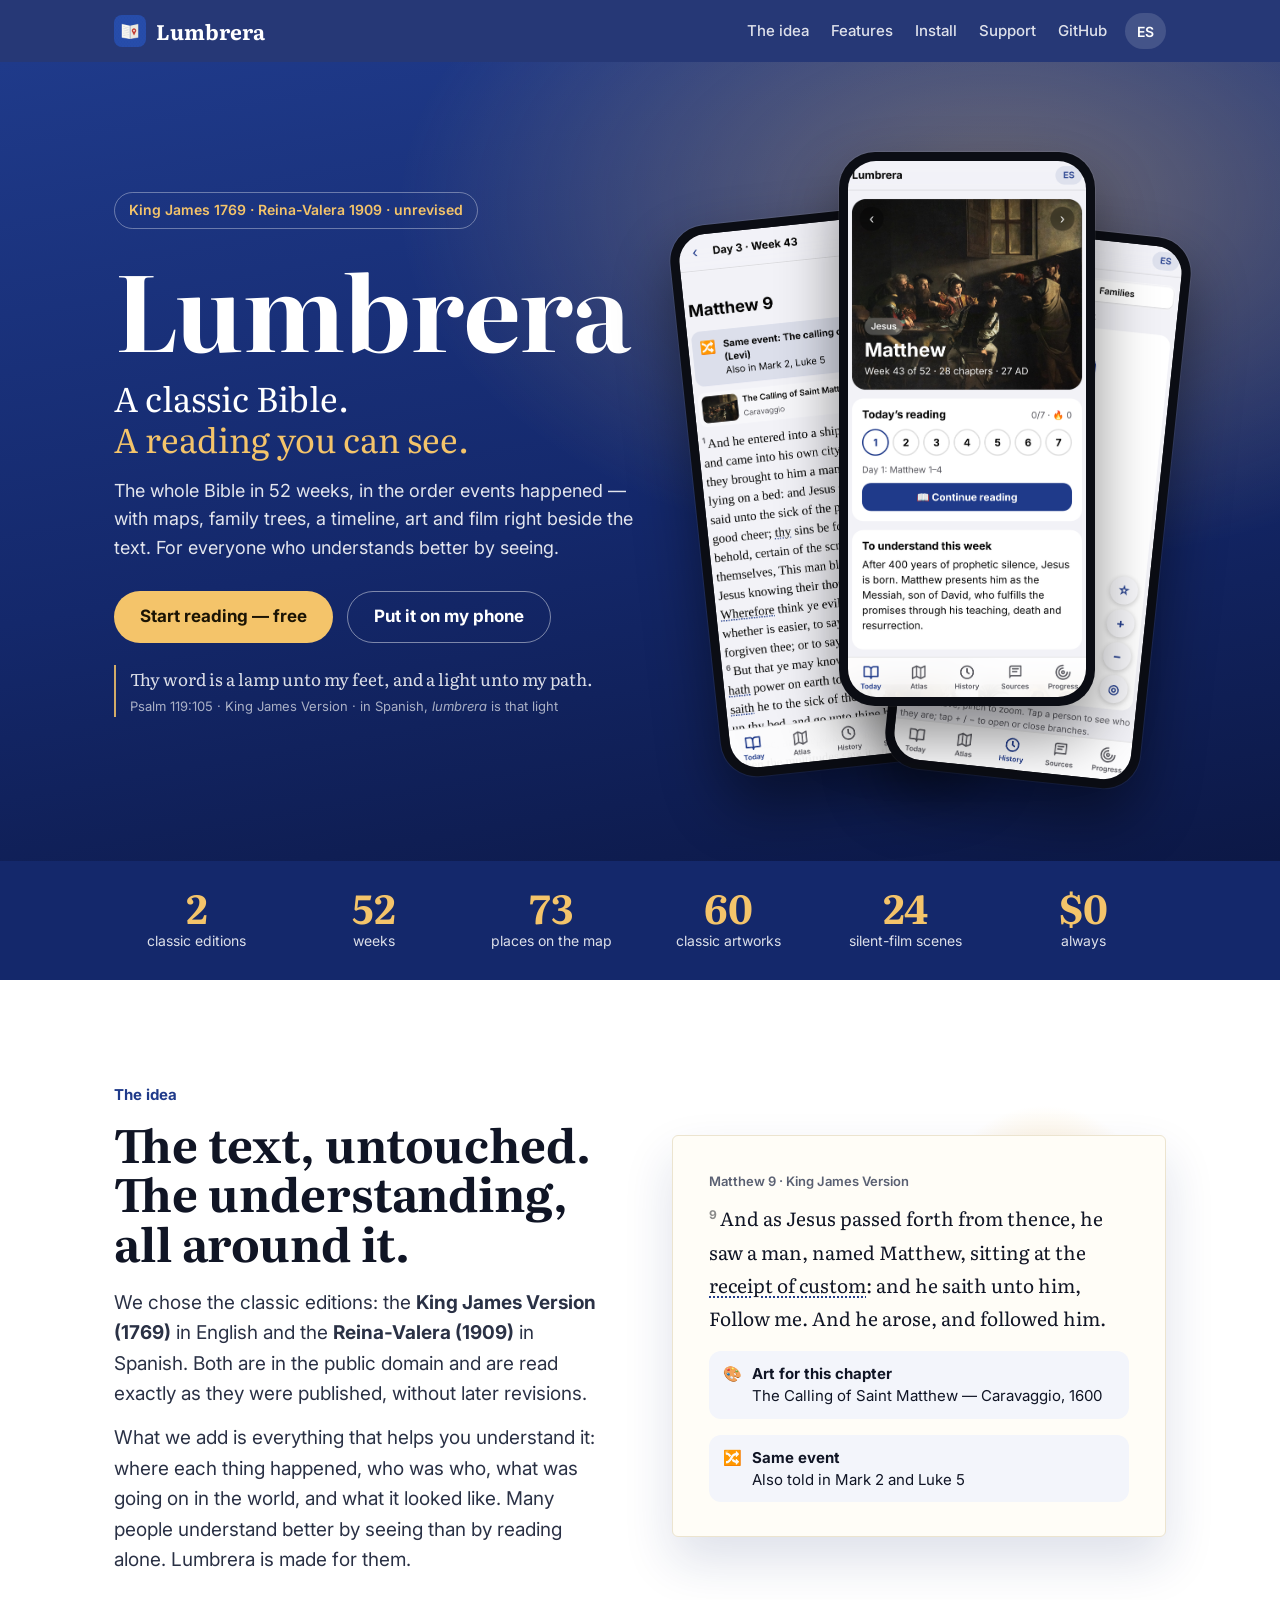
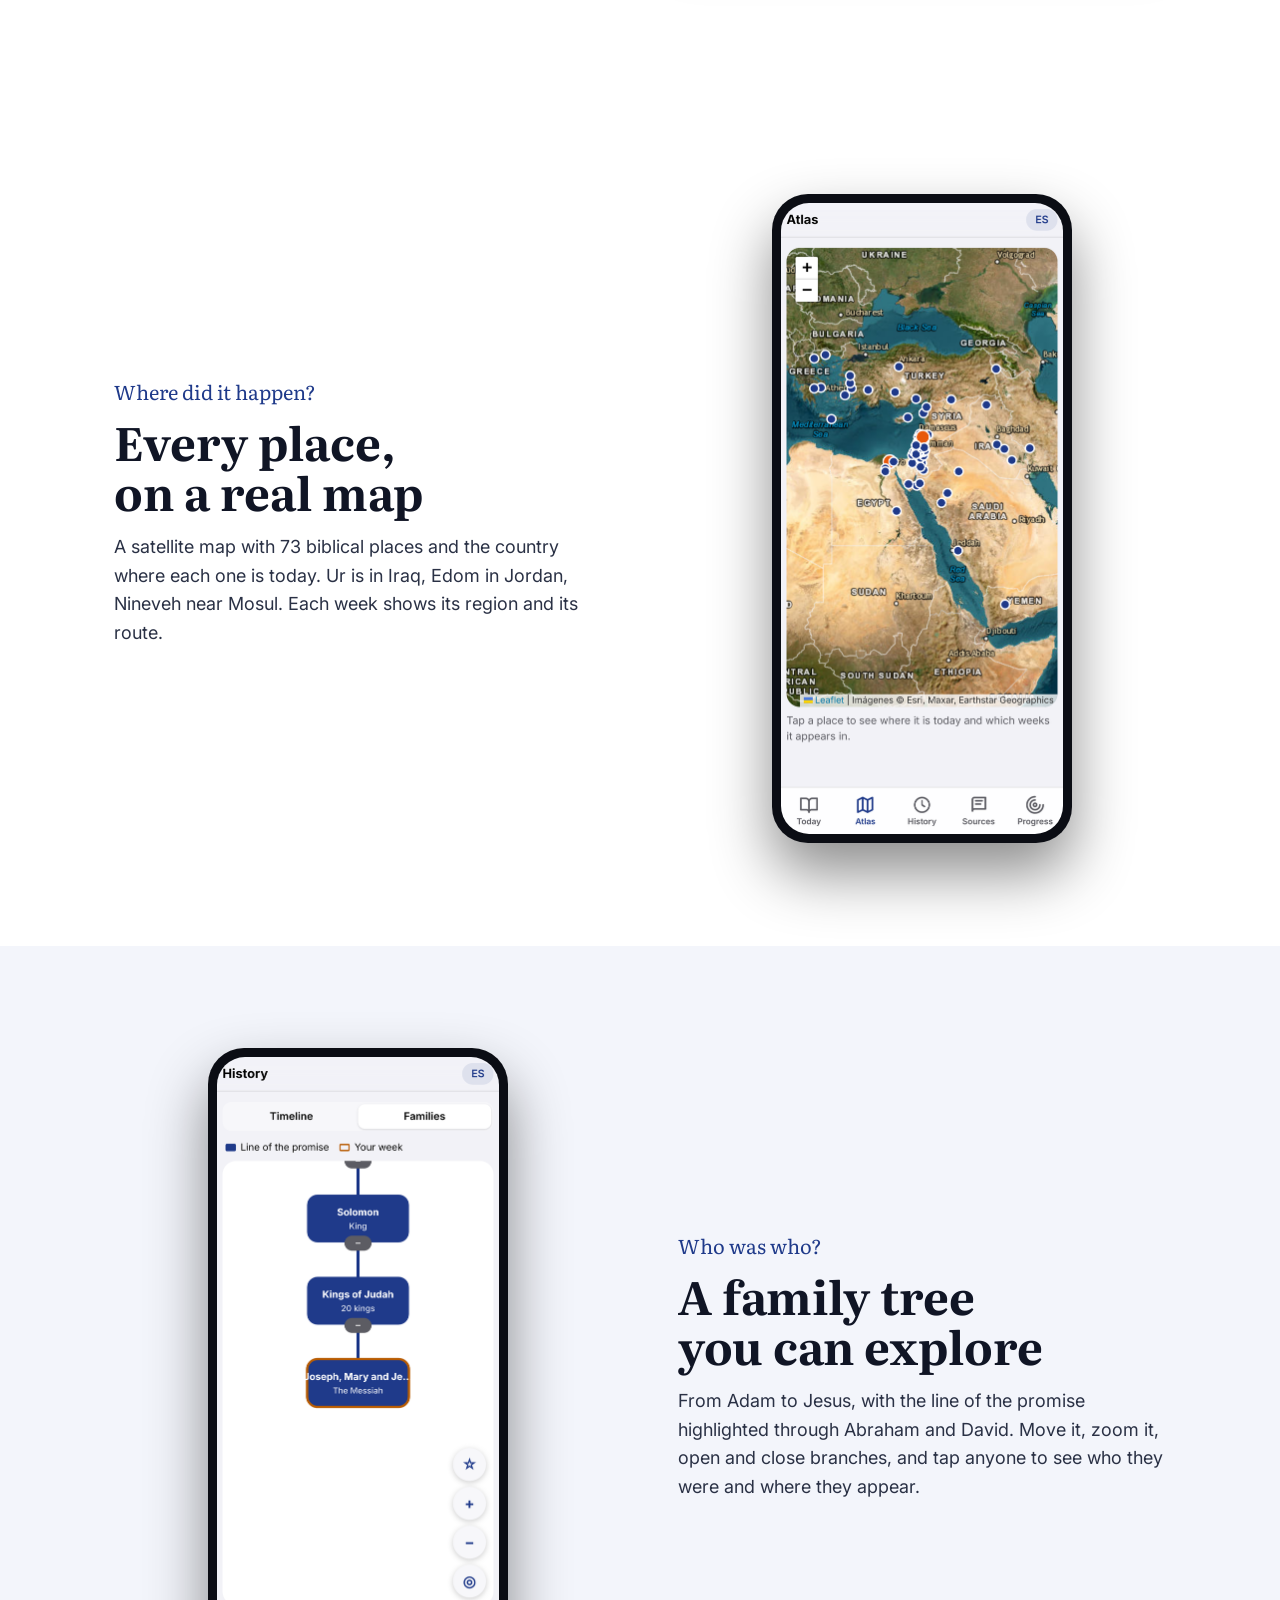
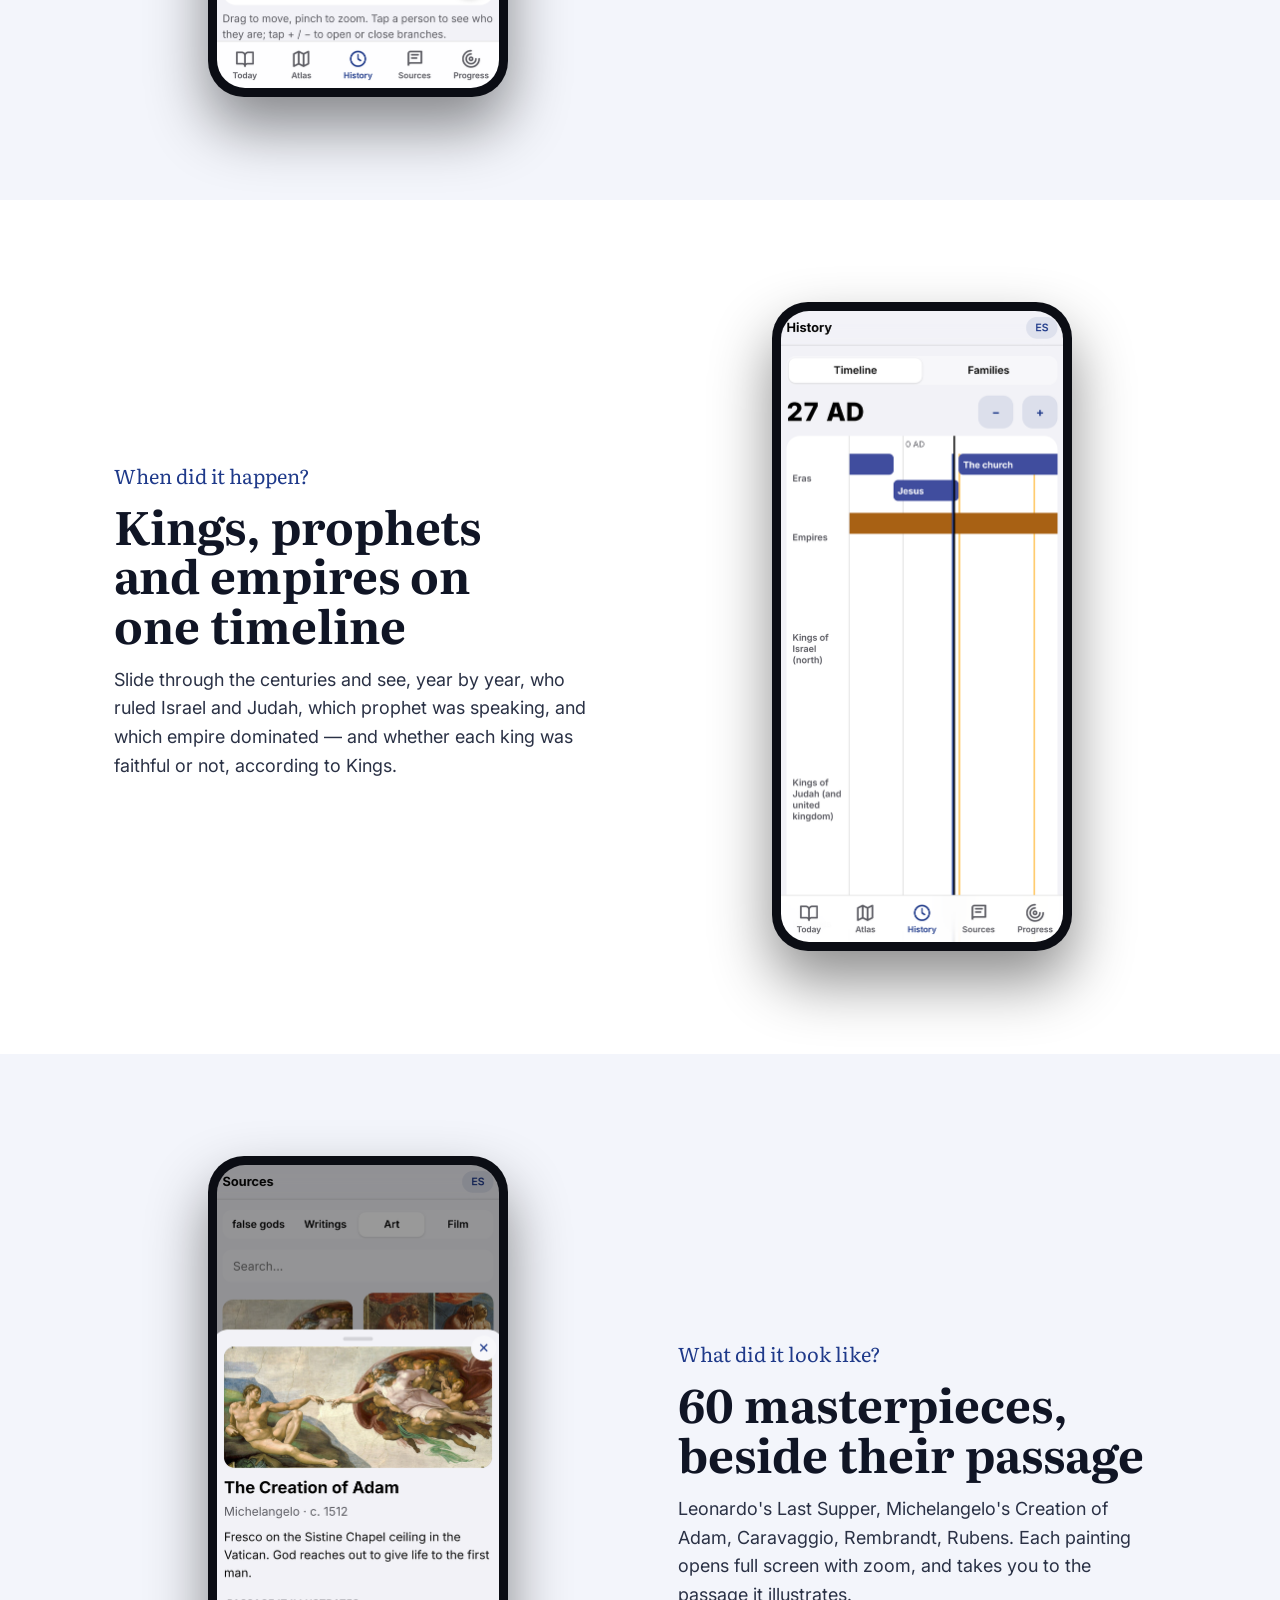
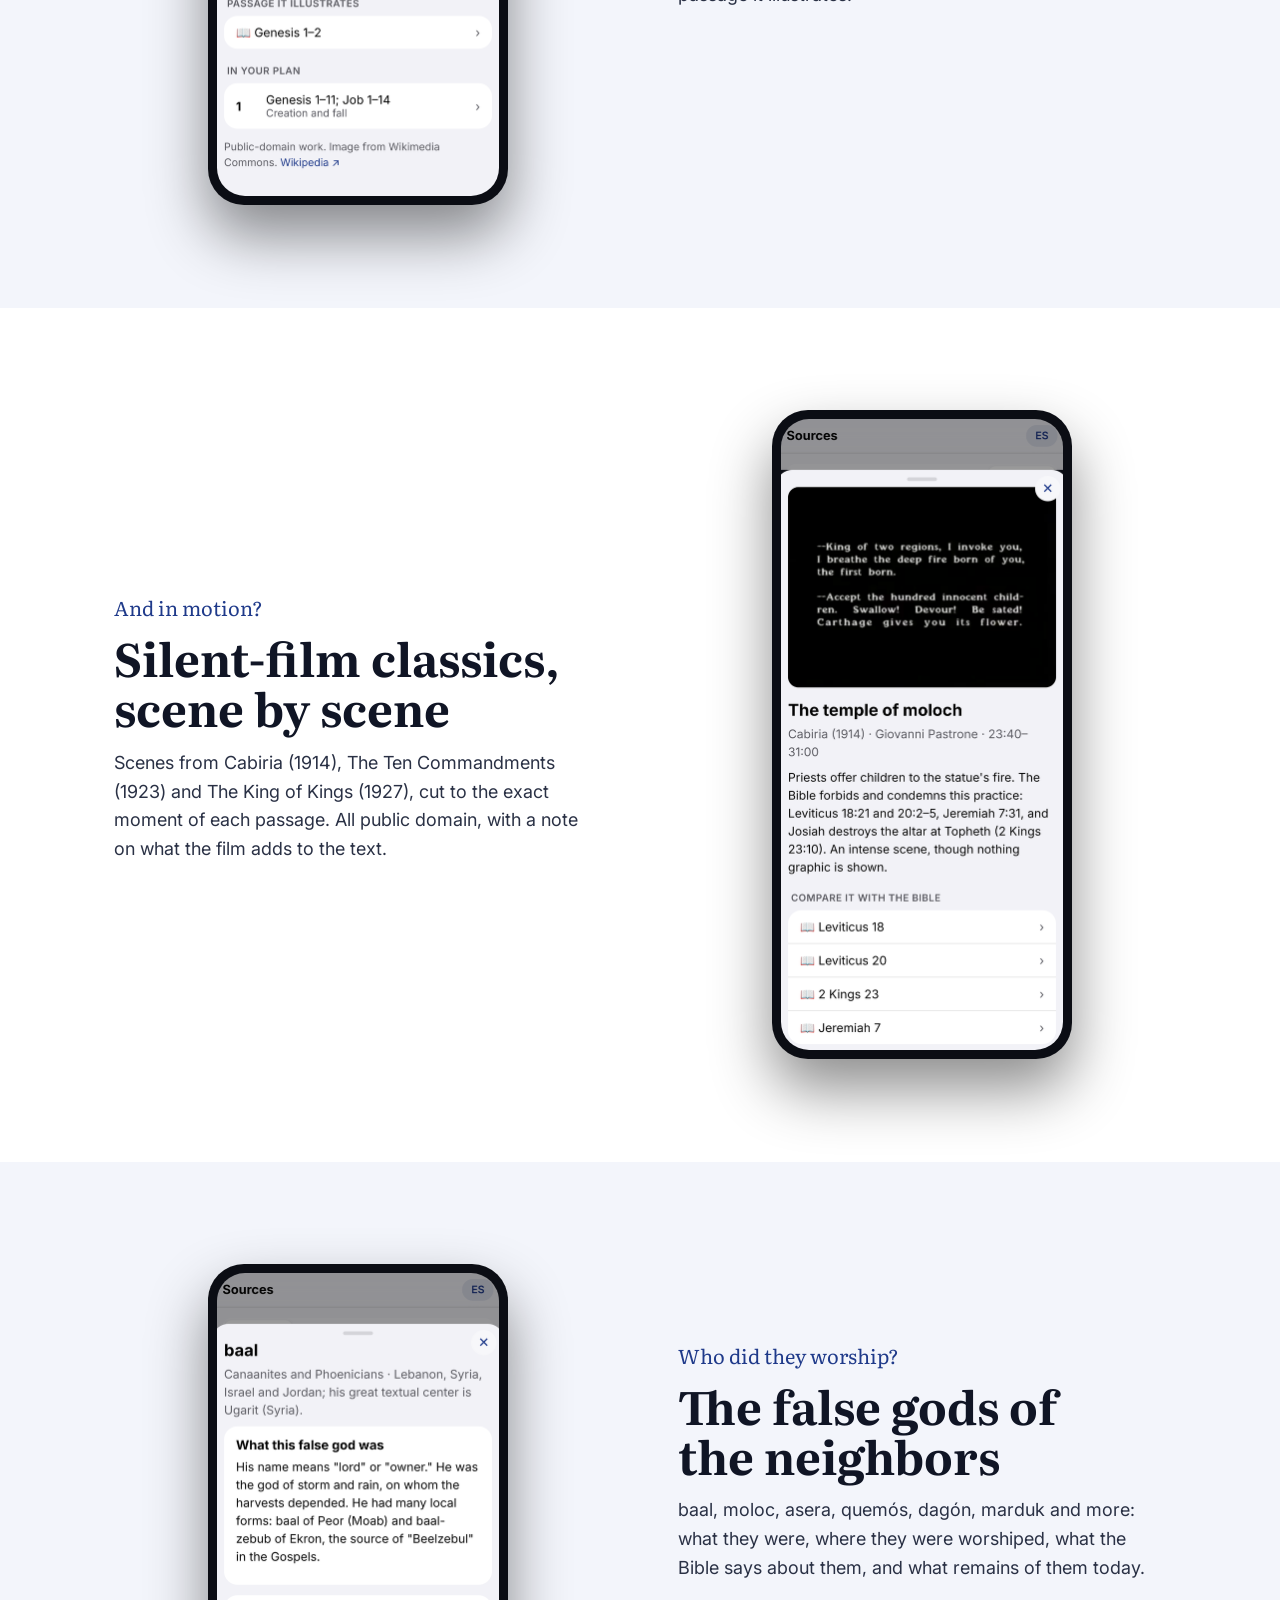
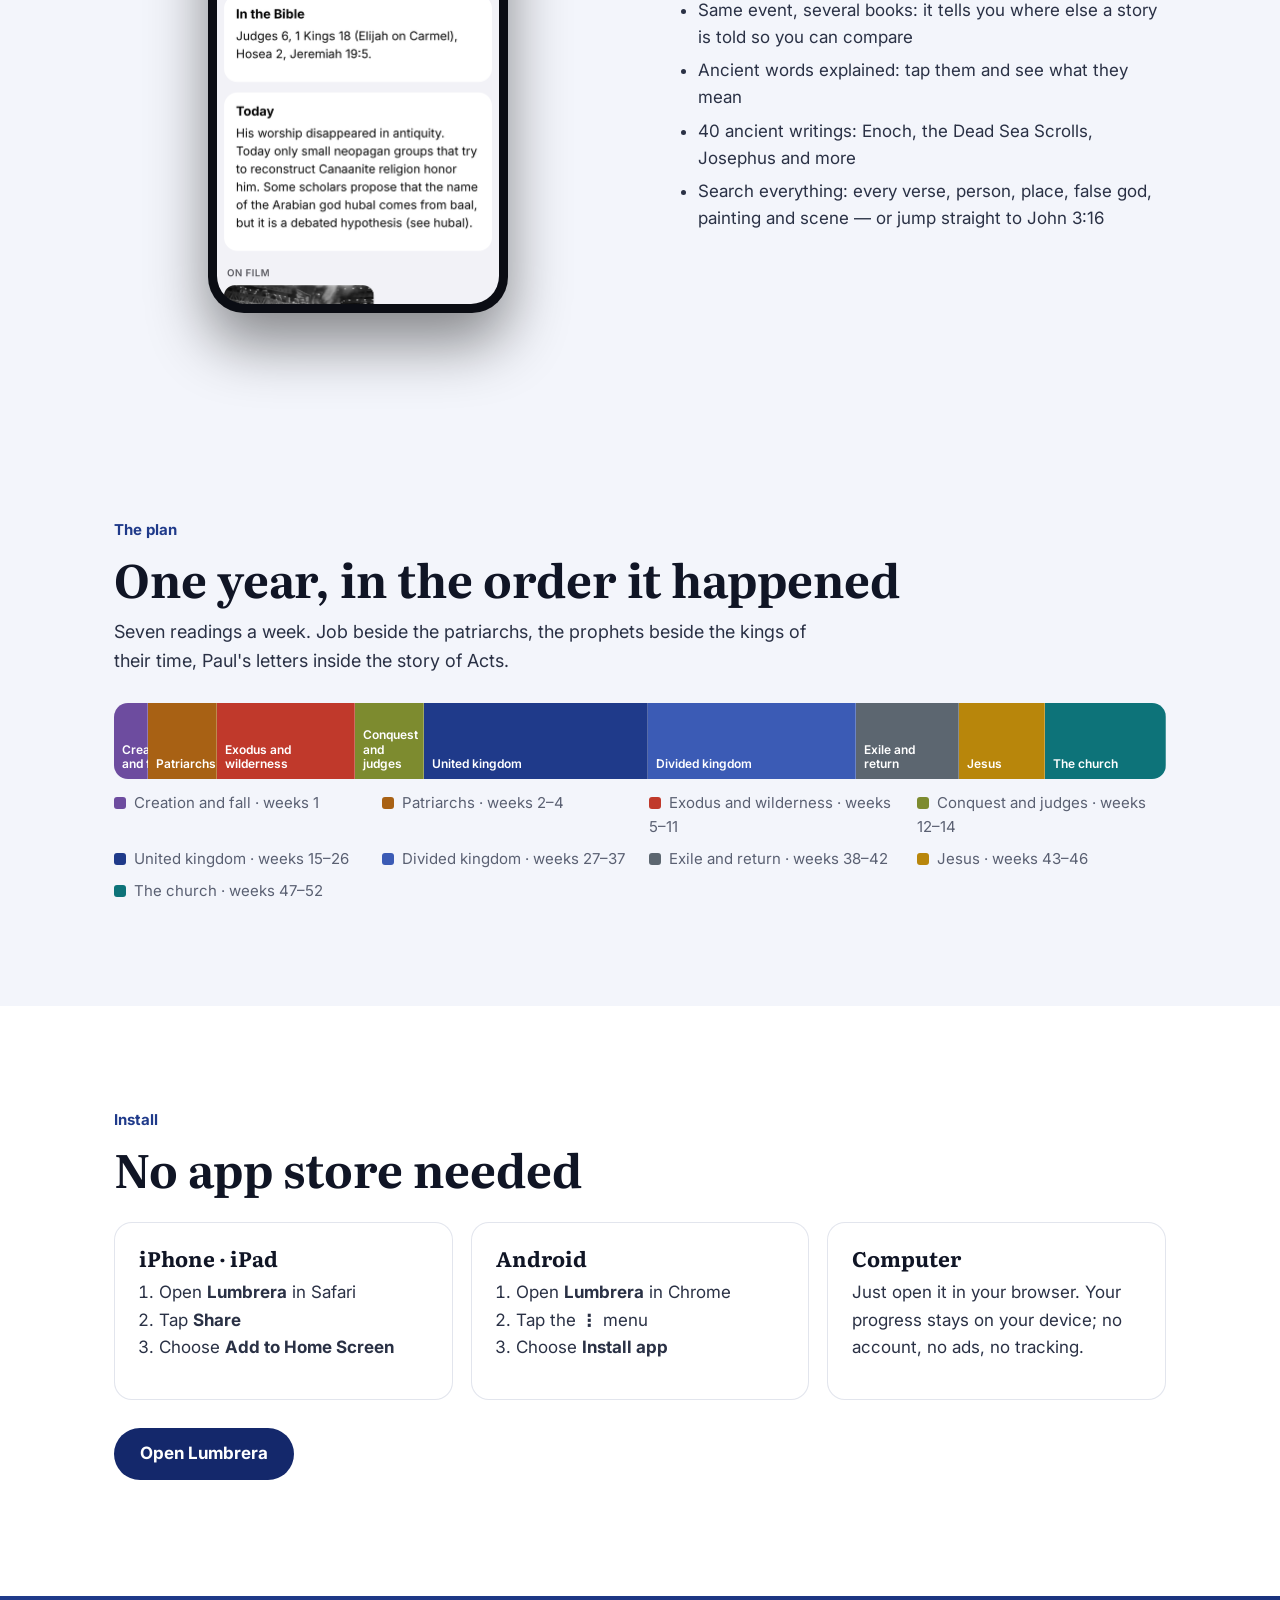
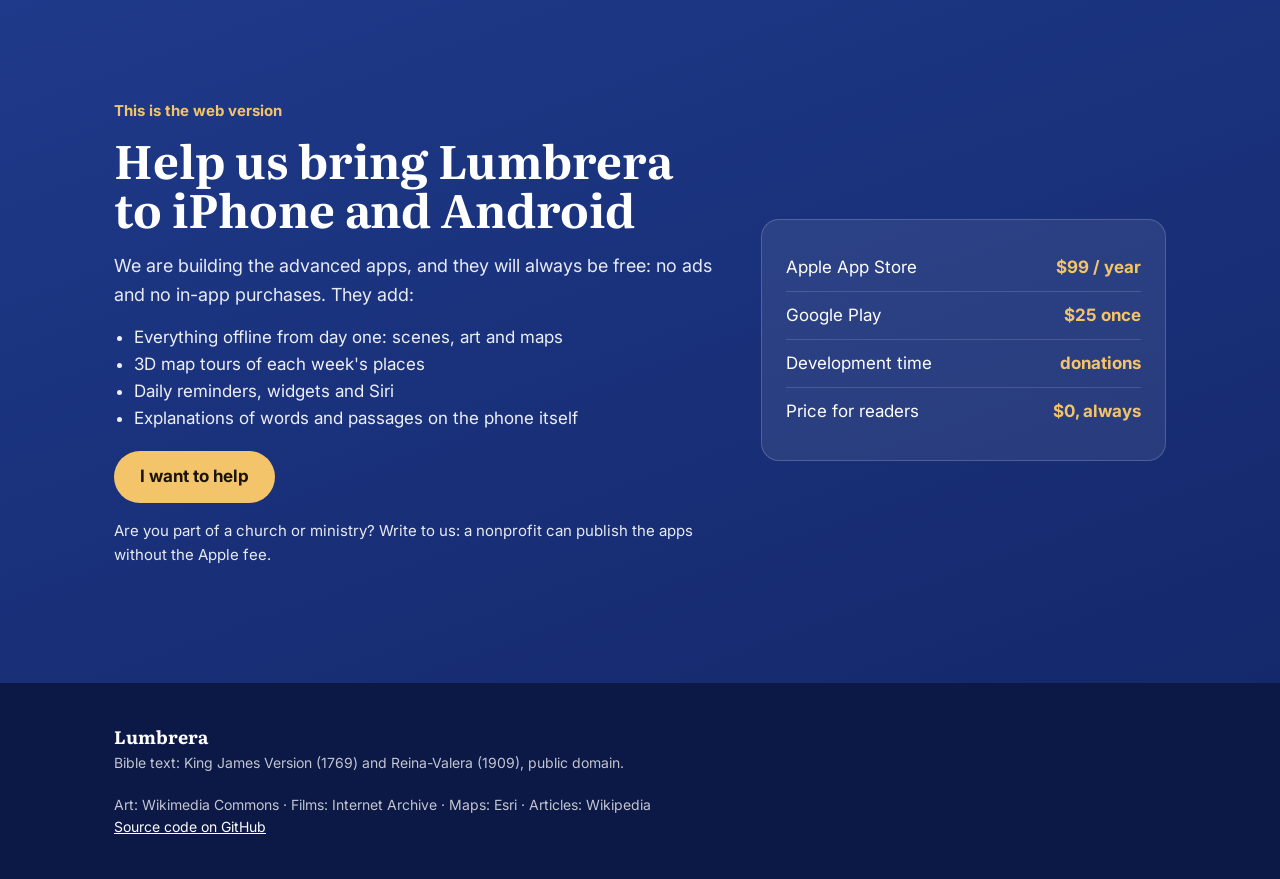
<file: index.html>
<!DOCTYPE html>
<html lang="en">
<head>
<meta charset="utf-8">
<meta name="viewport" content="width=device-width, initial-scale=1">
<title>Lumbrera — a classic Bible, a reading you can see</title>
<meta name="description" content="Lumbrera is the complete King James Bible (1769) and Spanish Reina-Valera (1909), read in 52 weeks in chronological order, with maps, family trees, a timeline, art and film beside the text. Free.">
<meta property="og:title" content="Lumbrera — a Bible you can see">
<meta property="og:description" content="The classic King James and Reina-Valera texts, unrevised, with maps, family trees, a timeline, art and film beside the text. Free, no ads.">
<meta property="og:image" content="https://lumbrera.houseofmoy.us/docs/banner.png">
<meta name="theme-color" content="#14286b">
<link rel="icon" href="app/img/icon-192.png">
<link rel="apple-touch-icon" href="app/img/icon-180.png">
<link rel="preconnect" href="https://fonts.googleapis.com"><link rel="preconnect" href="https://fonts.gstatic.com" crossorigin>
<link href="https://fonts.googleapis.com/css2?family=Literata:opsz,wght@7..72,500;7..72,700&family=Inter:wght@400;500;600;700&display=swap" rel="stylesheet">
<style>
/*
VOICE: reverente, cálido y claro; habla a quien lee la Biblia y aprende viendo.
IDEA: una lámpara sobre el texto — la página clásica al centro y la luz que revela lo que la rodea.
PICTURE: el teléfono abierto en la lectura, con mapa, árbol, arte y cine alrededor como si la luz los descubriera.
COLOUR and TYPE: azul lapislázuli profundo y blanco; un solo acento cálido de luz de lámpara. Literata para títulos y versículos, Inter para lo demás.
LAYOUT: portada a todo ancho; luego "la idea"; filas alternas de función + captura; las eras en una franja; instalar; apoyar.
*/
:root{--lapis:#14286b;--lapis2:#1f3a8a;--ink:#101525;--paper:#ffffff;--soft:#f3f5fb;--muted:#5a6072;--lamp:#f4c46a;--line:rgba(20,40,107,.12)}
*{box-sizing:border-box;min-width:0}
html{scroll-behavior:smooth;scroll-padding-top:70px;overflow-x:clip}
body{margin:0;background:var(--paper);color:var(--ink);font:17px/1.6 Inter,system-ui,-apple-system,Segoe UI,sans-serif;overflow-x:clip}
a{color:inherit}
img{max-width:100%;display:block}
h1,h2,h3{font-family:Literata,Georgia,serif;line-height:1.08;margin:0;text-wrap:balance}
h2{font-size:clamp(30px,4.2vw,46px)}
h3{font-size:24px}
p{margin:0 0 14px}
.wrap{max-width:1180px;margin:0 auto;padding:0 max(5vw,18px)}
.btn{display:inline-flex;align-items:center;gap:10px;min-height:52px;padding:0 26px;border-radius:999px;font-weight:700;text-decoration:none;font-size:17px;transition:transform .15s}
.btn:hover{transform:translateY(-1px)}
.btn.primary{background:var(--lamp);color:#1b1404}
.btn.ghost{border:1.5px solid rgba(255,255,255,.45);color:#fff}
.btn.dark{background:var(--lapis);color:#fff}
.btn:focus-visible,a:focus-visible,button:focus-visible{outline:3px solid var(--lamp);outline-offset:3px}
/* Barra */
nav.top{position:sticky;top:0;z-index:10;background:rgba(20,40,107,.92);backdrop-filter:blur(14px);-webkit-backdrop-filter:blur(14px);color:#fff}
nav.top .wrap{display:flex;align-items:center;gap:18px;height:62px}
nav.top .brand{display:flex;align-items:center;gap:10px;font-family:Literata,serif;font-weight:700;font-size:21px;text-decoration:none}
nav.top .brand img{width:32px;height:32px;border-radius:8px}
nav.top .links{display:flex;gap:22px;margin-left:auto;font-size:15px;font-weight:500}
nav.top .links a{text-decoration:none;opacity:.85}
nav.top .links a:hover{opacity:1}
nav.top button{background:rgba(255,255,255,.14);color:#fff;border:0;border-radius:999px;padding:7px 12px;font:600 14px Inter,sans-serif;cursor:pointer;min-height:36px}
@media(max-width:760px){nav.top .links{display:none}nav.top button{margin-left:auto}}
/* Portada */
.hero{position:relative;background:radial-gradient(1000px 600px at 78% 18%,rgba(244,196,106,.38),transparent 60%),linear-gradient(170deg,var(--lapis2),var(--lapis) 55%,#0c1846);color:#fff;overflow:hidden}
.hero .wrap{display:grid;grid-template-columns:minmax(0,1.05fr) minmax(0,.95fr);gap:40px;align-items:center;padding-top:clamp(40px,7vw,90px);padding-bottom:clamp(40px,7vw,90px)}
.edition{display:inline-block;border:1px solid rgba(255,255,255,.35);border-radius:999px;padding:6px 14px;font-size:14px;font-weight:600;color:var(--lamp);margin-bottom:22px}
.hero h1{font-size:clamp(56px,9vw,104px);letter-spacing:-.01em}
.hero .lead{font-family:Literata,serif;font-size:clamp(24px,3vw,34px);line-height:1.2;margin:14px 0 18px}
.hero .lead em{font-style:normal;color:var(--lamp)}
.hero .sub{font-size:18px;opacity:.88;max-width:34em}
.hero .ctas{display:flex;gap:14px;flex-wrap:wrap;margin:28px 0 22px}
.verse{font-family:Literata,serif;font-size:17px;opacity:.85;border-left:2px solid var(--lamp);padding-left:14px;max-width:30em}
.verse small{display:block;font-family:Inter,sans-serif;font-size:13px;opacity:.75;margin-top:4px}
.stage{position:relative;height:clamp(460px,52vw,620px)}
.phone{position:absolute;width:clamp(200px,20vw,270px);aspect-ratio:390/844;border-radius:36px;background:#0b0d14;padding:9px;box-shadow:0 30px 60px rgba(0,0,0,.45),0 0 0 1px rgba(255,255,255,.08)}
.phone img{width:100%;height:100%;object-fit:cover;object-position:top;border-radius:28px}
.phone.a{left:2%;top:10%;transform:rotate(-6deg)}
.phone.b{left:32%;top:0;z-index:2}
.phone.c{right:0;top:12%;transform:rotate(6deg)}
@media(max-width:860px){.hero .wrap{grid-template-columns:1fr}.stage{height:440px}.phone{width:190px}.phone.a{left:0}.phone.b{left:calc(50% - 95px)}.phone.c{right:0}}
@media(max-width:480px){.phone{width:150px}.phone.b{left:calc(50% - 75px)}.stage{height:350px}}
/* Números */
.stats{background:var(--lapis);color:#fff}
.stats .wrap{display:grid;grid-template-columns:repeat(6,minmax(0,1fr));gap:12px;padding-top:26px;padding-bottom:26px;text-align:center}
.stats b{display:block;font-family:Literata,serif;font-size:clamp(28px,3.4vw,40px);color:var(--lamp);line-height:1}
.stats span{font-size:14px;opacity:.85}
@media(max-width:760px){.stats .wrap{grid-template-columns:repeat(3,minmax(0,1fr));row-gap:22px}}
/* Idea */
.band{padding:clamp(56px,8vw,110px) 0}
.idea .wrap{display:grid;grid-template-columns:minmax(0,1fr) minmax(0,1fr);gap:clamp(30px,5vw,70px);align-items:center}
.kicker{font-size:15px;font-weight:700;color:var(--lapis2);margin-bottom:12px}
.idea p{font-size:19px;color:#2a3145}
.page{background:#fffdf7;border:1px solid #ece4cf;border-radius:6px;padding:34px 36px;font-family:Literata,serif;font-size:19px;line-height:1.75;box-shadow:0 24px 50px rgba(20,40,107,.14);position:relative}
.page::before{content:"";position:absolute;inset:-40px 0 auto auto;width:240px;height:240px;background:radial-gradient(circle,rgba(244,196,106,.55),transparent 65%);z-index:-1}
.page h4{font-family:Inter,sans-serif;font-size:13px;color:var(--muted);margin:0 0 10px;font-weight:600}
.page sup{font-family:Inter,sans-serif;font-size:12px;color:#8a8a8a;font-weight:700;margin-right:3px}
.page .gl{text-decoration:underline dotted var(--lapis2);text-underline-offset:4px}
.note{display:flex;gap:10px;align-items:flex-start;background:var(--soft);border-radius:12px;padding:12px 14px;font-family:Inter,sans-serif;font-size:15px;line-height:1.45;margin-top:16px}
@media(max-width:860px){.idea .wrap{grid-template-columns:1fr}}
/* Funciones */
.feature .wrap{display:grid;grid-template-columns:minmax(0,1fr) minmax(0,1fr);gap:clamp(30px,6vw,90px);align-items:center}
.feature:nth-of-type(even){background:var(--soft)}
.feature:nth-of-type(even) .shot{order:-1}
.feature p{font-size:18px;color:#2a3145;max-width:30em}
.feature ul{padding-left:20px;margin:0;color:#2a3145}
.feature li{margin:6px 0}
.shot{display:flex;justify-content:center}
.shot .phone{position:relative;transform:none;width:min(300px,70vw)}
.q{font-family:Literata,serif;font-size:20px;color:var(--lapis2);margin-bottom:10px}
@media(max-width:860px){.feature .wrap{grid-template-columns:1fr}.feature:nth-of-type(even) .shot{order:0}}
/* Eras */
.eras h2{margin-bottom:10px}
.track{display:flex;height:76px;border-radius:14px;overflow:hidden;margin:28px 0 12px}
.track div{display:flex;align-items:flex-end;padding:8px;color:#fff;font-size:12px;font-weight:600;line-height:1.2;border-right:1px solid rgba(255,255,255,.25)}
.legend-eras{display:grid;grid-template-columns:repeat(auto-fill,minmax(210px,1fr));gap:8px 18px;font-size:15px;color:var(--muted)}
.legend-eras i{display:inline-block;width:12px;height:12px;border-radius:3px;margin-right:8px;vertical-align:-1px}
@media(max-width:700px){.track div{font-size:0;padding:0}}
/* Instalar */
.install .grid{display:grid;grid-template-columns:repeat(3,minmax(0,1fr));gap:18px;margin-top:28px}
.card{background:#fff;border:1px solid var(--line);border-radius:18px;padding:24px}
.card h3{font-size:21px;margin-bottom:10px}
.card ol{margin:0;padding-left:20px;color:#2a3145}
@media(max-width:860px){.install .grid{grid-template-columns:1fr}}
/* Apoyar */
.support{background:linear-gradient(160deg,var(--lapis2),var(--lapis));color:#fff}
.support .wrap{display:grid;grid-template-columns:minmax(0,1.2fr) minmax(0,.8fr);gap:40px;align-items:center}
.support p{opacity:.9;font-size:18px}
.support ul{margin:8px 0 18px;padding-left:20px;opacity:.92}
.costs{background:rgba(255,255,255,.08);border:1px solid rgba(255,255,255,.18);border-radius:18px;padding:24px}
.costs div{display:flex;justify-content:space-between;gap:12px;padding:10px 0;border-bottom:1px solid rgba(255,255,255,.14)}
.costs div:last-child{border:0}
.costs b{white-space:nowrap;color:var(--lamp)}
@media(max-width:860px){.support .wrap{grid-template-columns:1fr}}
footer{background:#0c1846;color:rgba(255,255,255,.75);font-size:14px;padding:40px 0}
footer .wrap{display:flex;flex-wrap:wrap;gap:20px 40px;justify-content:space-between}
footer a{color:#fff}
@media(prefers-reduced-motion:no-preference){.phone.b{animation:float 6s ease-in-out infinite}@keyframes float{50%{transform:translateY(-10px)}}}
</style>
</head>
<body>

<nav class="top" aria-label="Principal">
  <div class="wrap">
    <a class="brand" href="#inicio"><img src="app/img/icon-192.png" alt="">Lumbrera</a>
    <div class="links">
      <a href="#idea" data-en="The idea">La idea</a>
      <a href="#ver" data-en="Features">Funciones</a>
      <a href="#instalar" data-en="Install">Instalar</a>
      <a href="#apoyar" data-en="Support">Apoyar</a>
      <a href="https://github.com/moy418/biblia">GitHub</a>
    </div>
    <button id="lang" aria-label="Cambiar idioma / Change language">ES</button>
  </div>
</nav>

<header class="hero" id="inicio">
  <div class="wrap">
    <div>
      <span class="edition" data-en="King James 1769 · Reina-Valera 1909 · unrevised">Reina-Valera 1909 · King James 1769 · texto íntegro</span>
      <h1>Lumbrera</h1>
      <p class="lead" data-en-html="A classic Bible.<br><em>A reading you can see.</em>">Una Biblia clásica.<br><em>Una lectura que se puede ver.</em></p>
      <p class="sub" data-en="The whole Bible in 52 weeks, in the order events happened — with maps, family trees, a timeline, art and film right beside the text. For everyone who understands better by seeing.">La Biblia completa en 52 semanas, en el orden en que ocurrieron los hechos, con mapas, familias, línea del tiempo, arte y cine junto al texto. Para quienes entienden mejor viendo.</p>
      <div class="ctas">
        <a class="btn primary" href="app/" data-en="Start reading — free">Empezar a leer gratis</a>
        <a class="btn ghost" href="#instalar" data-en="Put it on my phone">Ponerla en mi teléfono</a>
      </div>
      <p class="verse" data-en-html="Thy word is a lamp unto my feet, and a light unto my path.<small>Psalm 119:105 · King James Version · in Spanish, <i>lumbrera</i> is that light</small>">Lámpara es á mis pies tu palabra, y lumbrera á mi camino.<small>Salmos 119:105 · Reina-Valera 1909</small></p>
    </div>
    <div class="stage" aria-hidden="true">
      <div class="phone a"><img src="docs/screens/en/lector.png" data-shot="lector" alt=""></div>
      <div class="phone b"><img src="docs/screens/en/hoy.png" data-shot="hoy" alt=""></div>
      <div class="phone c"><img src="docs/screens/en/arbol.png" data-shot="arbol" alt=""></div>
    </div>
  </div>
</header>

<section class="stats" aria-label="En números">
  <div class="wrap">
    <div data-en-html="<b>2</b><span>classic editions</span>"><b>2</b><span>ediciones clásicas</span></div>
    <div><b>52</b><span data-en="weeks">semanas</span></div>
    <div><b>73</b><span data-en="places on the map">lugares en el mapa</span></div>
    <div><b>60</b><span data-en="classic artworks">obras de arte</span></div>
    <div><b>24</b><span data-en="silent-film scenes">escenas de cine</span></div>
    <div><b>$0</b><span data-en="always">siempre</span></div>
  </div>
</section>

<section class="band idea" id="idea">
  <div class="wrap">
    <div>
      <div class="kicker" data-en="The idea">La idea</div>
      <h2 data-en="The text, untouched. The understanding, all around it.">El texto, intacto. El entendimiento, alrededor.</h2>
      <p style="margin-top:20px" data-en-html="We chose the classic editions: the <b>King James Version (1769)</b> in English and the <b>Reina-Valera (1909)</b> in Spanish. Both are in the public domain and are read exactly as they were published, without later revisions.">Elegimos las ediciones clásicas: la <b>Reina-Valera de 1909</b> en español y la <b>King James de 1769</b> en inglés. Las dos son de dominio público y se leen tal como fueron publicadas, sin revisiones posteriores.</p>
      <p data-en="What we add is everything that helps you understand it: where each thing happened, who was who, what was going on in the world, and what it looked like. Many people understand better by seeing than by reading alone. Lumbrera is made for them.">Lo que agregamos es todo lo que ayuda a entenderlo: dónde pasó cada cosa, quién era quién, qué ocurría en el mundo y cómo se veía. Muchas personas entienden mejor viendo que solo leyendo. Lumbrera está hecha para ellas.</p>
    </div>
    <div class="page" role="img" aria-label="Example reading of Matthew 9 with an explained word and a parallel-event note">
      <div data-en-html="<h4>Matthew 9 · King James Version</h4><sup>9</sup>And as Jesus passed forth from thence, he saw a man, named Matthew, sitting at the <span class=gl>receipt of custom</span>: and he saith unto him, Follow me. And he arose, and followed him."><h4>Mateo 9 · Reina-Valera 1909</h4><sup>9</sup>Y pasando Jesús de allí, vió á un hombre que estaba sentado al banco de los públicos tributos, el cual se llamaba Mateo; y dícele: Sígueme. Y se levantó, y le siguió.</div>
      <div class="note">🎨 <span><b data-en="Art for this chapter">Arte de este capítulo</b><br><span data-en="The Calling of Saint Matthew — Caravaggio, 1600">La vocación de san Mateo — Caravaggio, 1600</span></span></div>
      <div class="note">🔀 <span><b data-en="Same event">Mismo evento</b><br><span data-en="Also told in Mark 2 and Luke 5">También se cuenta en Marcos 2 y Lucas 5</span></span></div>
    </div>
  </div>
</section>

<div id="ver"></div>

<section class="band feature">
  <div class="wrap">
    <div>
      <div class="q" data-en="Where did it happen?">¿Dónde pasó?</div>
      <h2 data-en="Every place, on a real map">Cada lugar, en un mapa real</h2>
      <p style="margin-top:16px" data-en="A satellite map with 73 biblical places and the country where each one is today. Ur is in Iraq, Edom in Jordan, Nineveh near Mosul. Each week shows its region and its route.">Un mapa satelital con 73 lugares bíblicos y el país donde queda cada uno hoy. Ur está en Irak, Edom en Jordania, Nínive junto a Mosul. Cada semana muestra su región y su ruta.</p>
    </div>
    <div class="shot"><div class="phone"><img loading="lazy" src="docs/screens/en/atlas.png" data-shot="atlas" alt="Atlas con lugares bíblicos sobre un mapa satelital"></div></div>
  </div>
</section>

<section class="band feature">
  <div class="wrap">
    <div>
      <div class="q" data-en="Who was who?">¿Quién era quién?</div>
      <h2 data-en="A family tree you can explore">Un árbol genealógico que se recorre</h2>
      <p style="margin-top:16px" data-en="From Adam to Jesus, with the line of the promise highlighted through Abraham and David. Move it, zoom it, open and close branches, and tap anyone to see who they were and where they appear.">De Adán a Jesús, con la línea de la promesa resaltada por Abraham y David. Muévelo, amplíalo, abre y cierra ramas, y toca a cualquiera para ver quién era y en qué semanas aparece.</p>
    </div>
    <div class="shot"><div class="phone"><img loading="lazy" src="docs/screens/en/arbol.png" data-shot="arbol" alt="Árbol genealógico"></div></div>
  </div>
</section>

<section class="band feature">
  <div class="wrap">
    <div>
      <div class="q" data-en="When did it happen?">¿Cuándo pasó?</div>
      <h2 data-en="Kings, prophets and empires on one timeline">Reyes, profetas e imperios en una línea</h2>
      <p style="margin-top:16px" data-en="Slide through the centuries and see, year by year, who ruled Israel and Judah, which prophet was speaking, and which empire dominated — and whether each king was faithful or not, according to Kings.">Desliza por los siglos y ve, año por año, quién gobernaba Israel y Judá, qué profeta hablaba y qué imperio dominaba, y si cada rey fue fiel o no, según el libro de Reyes.</p>
    </div>
    <div class="shot"><div class="phone"><img loading="lazy" src="docs/screens/en/tiempo.png" data-shot="tiempo" alt="Línea del tiempo"></div></div>
  </div>
</section>

<section class="band feature">
  <div class="wrap">
    <div>
      <div class="q" data-en="What did it look like?">¿Cómo se veía?</div>
      <h2 data-en="60 masterpieces, beside their passage">60 obras maestras, junto a su pasaje</h2>
      <p style="margin-top:16px" data-en="Leonardo's Last Supper, Michelangelo's Creation of Adam, Caravaggio, Rembrandt, Rubens. Each painting opens full screen with zoom, and takes you to the passage it illustrates.">La última cena de Leonardo, La creación de Adán de Miguel Ángel, Caravaggio, Rembrandt, Rubens. Cada obra se abre en grande, con zoom, y te lleva al pasaje que ilustra.</p>
    </div>
    <div class="shot"><div class="phone"><img loading="lazy" src="docs/screens/en/arte.png" data-shot="arte" alt="Visor de arte"></div></div>
  </div>
</section>

<section class="band feature">
  <div class="wrap">
    <div>
      <div class="q" data-en="And in motion?">¿Y en movimiento?</div>
      <h2 data-en="Silent-film classics, scene by scene">Clásicos del cine mudo, escena por escena</h2>
      <p style="margin-top:16px" data-en="Scenes from Cabiria (1914), The Ten Commandments (1923) and The King of Kings (1927), cut to the exact moment of each passage. All public domain, with a note on what the film adds to the text.">Escenas de <i>Cabiria</i> (1914), <i>Los Diez Mandamientos</i> (1923) y <i>El Rey de reyes</i> (1927), recortadas en el momento exacto de cada pasaje. Todas de dominio público, con una nota sobre lo que la película añade al texto.</p>
    </div>
    <div class="shot"><div class="phone"><img loading="lazy" src="docs/screens/en/cine.png" data-shot="cine" alt="Escena de cine mudo"></div></div>
  </div>
</section>

<section class="band feature">
  <div class="wrap">
    <div>
      <div class="q" data-en="Who did they worship?">¿A quién adoraban?</div>
      <h2 data-en="The false gods of the neighbors">Los dioses falsos de los pueblos vecinos</h2>
      <p style="margin-top:16px" data-en="baal, moloc, asera, quemós, dagón, marduk and more: what they were, where they were worshiped, what the Bible says about them, and what remains of them today.">baal, moloc, asera, quemós, dagón, marduk y más: qué eran, dónde se adoraban, qué dice la Biblia de ellos y qué queda hoy.</p>
      <ul>
        <li data-en="Same event, several books: it tells you where else a story is told so you can compare">Mismo evento, varios libros: te avisa dónde más se cuenta un hecho para comparar</li>
        <li data-en="Ancient words explained: tap them and see what they mean">Palabras antiguas explicadas: tócalas y ve qué significan</li>
        <li data-en="40 ancient writings: Enoch, the Dead Sea Scrolls, Josephus and more">40 escritos antiguos: Enoc, los Rollos del Mar Muerto, Josefo y más</li>
        <li data-en="Search everything: every verse, person, place, false god, painting and scene — or jump straight to John 3:16">Busca todo: cada versículo, persona, lugar, dios falso, obra y escena, o salta directo a Juan 3:16</li>
      </ul>
    </div>
    <div class="shot"><div class="phone"><img loading="lazy" src="docs/screens/en/dioses.png" data-shot="dioses" alt="Ficha de un dios falso"></div></div>
  </div>
</section>

<section class="band eras" style="background:var(--soft)">
  <div class="wrap">
    <div class="kicker" data-en="The plan">El plan</div>
    <h2 data-en="One year, in the order it happened">Un año, en el orden en que pasó</h2>
    <p style="margin-top:14px;color:#2a3145;font-size:18px;max-width:40em" data-en="Seven readings a week. Job beside the patriarchs, the prophets beside the kings of their time, Paul's letters inside the story of Acts.">Siete lecturas por semana. Job junto a los patriarcas, los profetas junto a los reyes de su tiempo, las cartas de Pablo dentro de la historia de Hechos.</p>
    <div class="track" id="track"></div>
    <div class="legend-eras" id="legend"></div>
  </div>
</section>

<section class="band install" id="instalar">
  <div class="wrap">
    <div class="kicker" data-en="Install">Instalar</div>
    <h2 data-en="No app store needed">No necesitas tienda de apps</h2>
    <div class="grid">
      <div class="card"><h3>iPhone · iPad</h3><ol><li data-en-html="Open <b>Lumbrera</b> in Safari">Abre <b>Lumbrera</b> en Safari</li><li data-en-html="Tap <b>Share</b>">Toca <b>Compartir</b></li><li data-en-html="Choose <b>Add to Home Screen</b>">Elige <b>Agregar a pantalla de inicio</b></li></ol></div>
      <div class="card"><h3>Android</h3><ol><li data-en-html="Open <b>Lumbrera</b> in Chrome">Abre <b>Lumbrera</b> en Chrome</li><li data-en-html="Tap the <b>⋮</b> menu">Toca el menú <b>⋮</b></li><li data-en-html="Choose <b>Install app</b>">Elige <b>Instalar app</b></li></ol></div>
      <div class="card"><h3 data-en="Computer">Computadora</h3><p style="color:#2a3145" data-en="Just open it in your browser. Your progress stays on your device; no account, no ads, no tracking.">Solo ábrela en tu navegador. Tu progreso se guarda en tu dispositivo: sin cuenta, sin anuncios y sin rastreo.</p></div>
    </div>
    <p style="margin-top:28px"><a class="btn dark" href="app/" data-en="Open Lumbrera">Abrir Lumbrera</a></p>
  </div>
</section>

<section class="band support" id="apoyar">
  <div class="wrap">
    <div>
      <div class="kicker" style="color:var(--lamp)" data-en="This is the web version">Esta es la versión web</div>
      <h2 data-en="Help us bring Lumbrera to iPhone and Android">Ayúdanos a llevar Lumbrera a iPhone y Android</h2>
      <p style="margin-top:18px" data-en="We are building the advanced apps, and they will always be free: no ads and no in-app purchases. They add:">Estamos construyendo las apps avanzadas, y serán <b>siempre gratuitas</b>: sin anuncios y sin compras dentro de la app. Añaden:</p>
      <ul>
        <li data-en="Everything offline from day one: scenes, art and maps">Todo sin internet desde el primer día: escenas, arte y mapas</li>
        <li data-en="3D map tours of each week's places">Recorridos en 3D por los lugares de cada semana</li>
        <li data-en="Daily reminders, widgets and Siri">Recordatorios diarios, widgets y Siri</li>
        <li data-en="Explanations of words and passages on the phone itself">Explicaciones de palabras y pasajes en el propio teléfono</li>
      </ul>
      <a class="btn primary" href="https://github.com/moy418/biblia/issues/new?title=Quiero%20apoyar%20a%20Lumbrera" data-en="I want to help">Quiero apoyar</a>
      <p style="margin-top:16px;font-size:15px" data-en="Are you part of a church or ministry? Write to us: a nonprofit can publish the apps without the Apple fee.">¿Eres parte de una iglesia o ministerio? Escríbenos: una organización sin fines de lucro puede publicar las apps sin pagar la cuota de Apple.</p>
    </div>
    <div class="costs" aria-label="Costos">
      <div><span data-en="Apple App Store">App Store de Apple</span><b data-en="$99 / year">$99 al año</b></div>
      <div><span>Google Play</span><b data-en="$25 once">$25 una vez</b></div>
      <div><span data-en="Development time">Tiempo de desarrollo</span><b data-en="donations">donaciones</b></div>
      <div><span data-en="Price for readers">Precio para quien lee</span><b data-en="$0, always">$0, siempre</b></div>
    </div>
  </div>
</section>

<footer>
  <div class="wrap">
    <div><b style="color:#fff;font-family:Literata,serif;font-size:18px">Lumbrera</b><br><span data-en="Bible text: King James Version (1769) and Reina-Valera (1909), public domain.">Texto bíblico: Reina-Valera (1909) y King James (1769), dominio público.</span></div>
    <div><span data-en="Art: Wikimedia Commons · Films: Internet Archive · Maps: Esri · Articles: Wikipedia">Arte: Wikimedia Commons · Películas: Internet Archive · Mapas: Esri · Artículos: Wikipedia</span><br><a href="https://github.com/moy418/biblia" data-en="Source code on GitHub">Código en GitHub</a></div>
  </div>
</footer>

<script>
{
  const eras=[["Creación y caída","Creation and fall",1,1,"#6d4c9f"],["Patriarcas","Patriarchs",2,4,"#a86114"],["Éxodo y desierto","Exodus and wilderness",5,11,"#c0392b"],["Conquista y jueces","Conquest and judges",12,14,"#7d8b2f"],["Reino unido","United kingdom",15,26,"#1f3a8a"],["Reino dividido","Divided kingdom",27,37,"#3b5bb5"],["Exilio y regreso","Exile and return",38,42,"#5c6670"],["Jesús","Jesus",43,46,"#b8860b"],["La iglesia","The church",47,52,"#0d7379"]];
  let en=true;try{en=localStorage.getItem('lumbrera.landing')!=='es'}catch(e){}
  const draw=()=>{
    document.getElementById('track').innerHTML=eras.map(e=>`<div style="flex:${e[3]-e[2]+1};background:${e[4]}" title="${en?e[1]:e[0]}">${en?e[1]:e[0]}</div>`).join('');
    document.getElementById('legend').innerHTML=eras.map(e=>`<div><i style="background:${e[4]}"></i>${en?e[1]:e[0]} · ${en?'weeks':'semanas'} ${e[2]}${e[3]>e[2]?'–'+e[3]:''}</div>`).join('');
  };
  const els=[...document.querySelectorAll('[data-en],[data-en-html]')];
  els.forEach(el=>{el.dataset.es=el.innerHTML});
  const apply=()=>{
    els.forEach(el=>{el.innerHTML=en?(el.dataset.enHtml||el.dataset.en.replace(/&/g,'&amp;').replace(/</g,'&lt;')):el.dataset.es});
    document.documentElement.lang=en?'en':'es';document.getElementById('lang').textContent=en?'ES':'EN';document.querySelectorAll('[data-shot]').forEach(i=>i.src='docs/screens/'+(en?'en':'es')+'/'+i.dataset.shot+'.png');draw();
  };
  document.getElementById('lang').onclick=()=>{en=!en;try{localStorage.setItem('lumbrera.landing',en?'en':'es')}catch(e){};apply()};
  apply();
}
</script>
</body>
</html>
</file>
